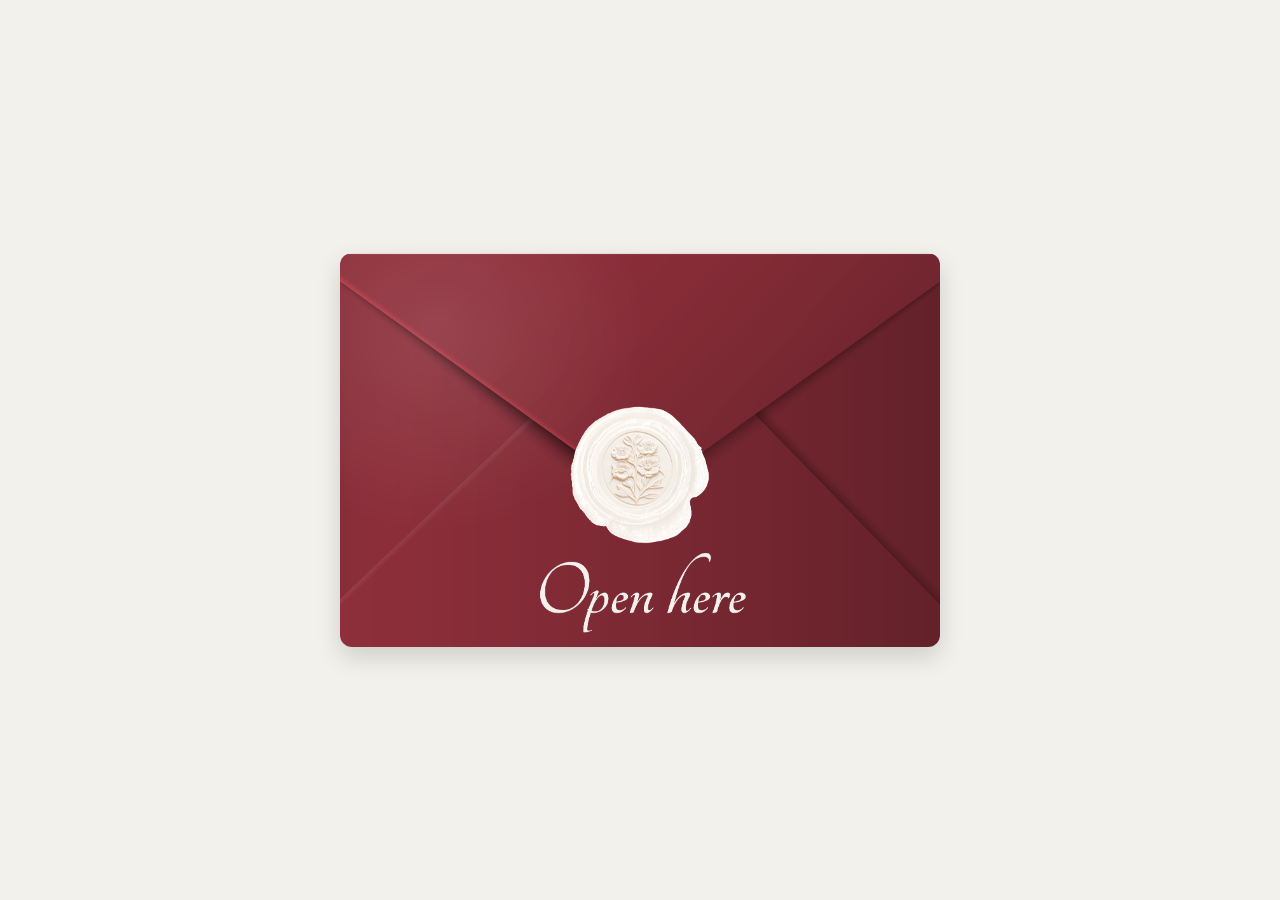
<file: index.html>
<!DOCTYPE html>
<html lang="nl">
<head>
  <meta charset="UTF-8" />
  <title>Mariage G&A</title>
  <meta name="viewport" content="width=device-width, initial-scale=1" />

  <style>
    html, body {
      margin: 0;
      padding: 0;
      height: 100%;
      max-width: 100%;
      overflow-x: hidden;
      background: #F2F1EC;
    }

    /* DEFAULT (computer & tablet) */
    body {
      display: flex;
      justify-content: center;
      align-items: center;
      height: 100vh;
    }

    .card {
      cursor: pointer;
      max-width: 600px;
      width: 90%;
    }

    .card img {
      width: 100%;
      display: block;
      border-radius: 12px;
      box-shadow: 0 10px 25px rgba(0,0,0,0.15);
      height: auto;
      object-fit: cover;
    }

    /* GSM: envelop fullscreen */
    @media (max-width: 768px) {
      body {
        padding: 0;
        margin: 0;
        display: block; /* geen centrering */
        height: 100vh;
      }

      .card {
        width: 100%;
        height: 100vh;
        max-width: fit-content;
      }

      .card img {
        width: 100%;
        height: 100vh;
        border-radius: 0;
        box-shadow: none;
        object-fit: cover;
        object-position: center;
      }
    }
  </style>
</head>
<body>

  <div class="card" id="envelopeCard">
    <img src="/Invitation/2 v2.png" alt="Gesloten envelop" />
  </div>

  <script>
    document.getElementById("envelopeCard").addEventListener("click", () => {
      window.location.href = "invite.html";
    });
  </script>

</body>
</html>
</file>
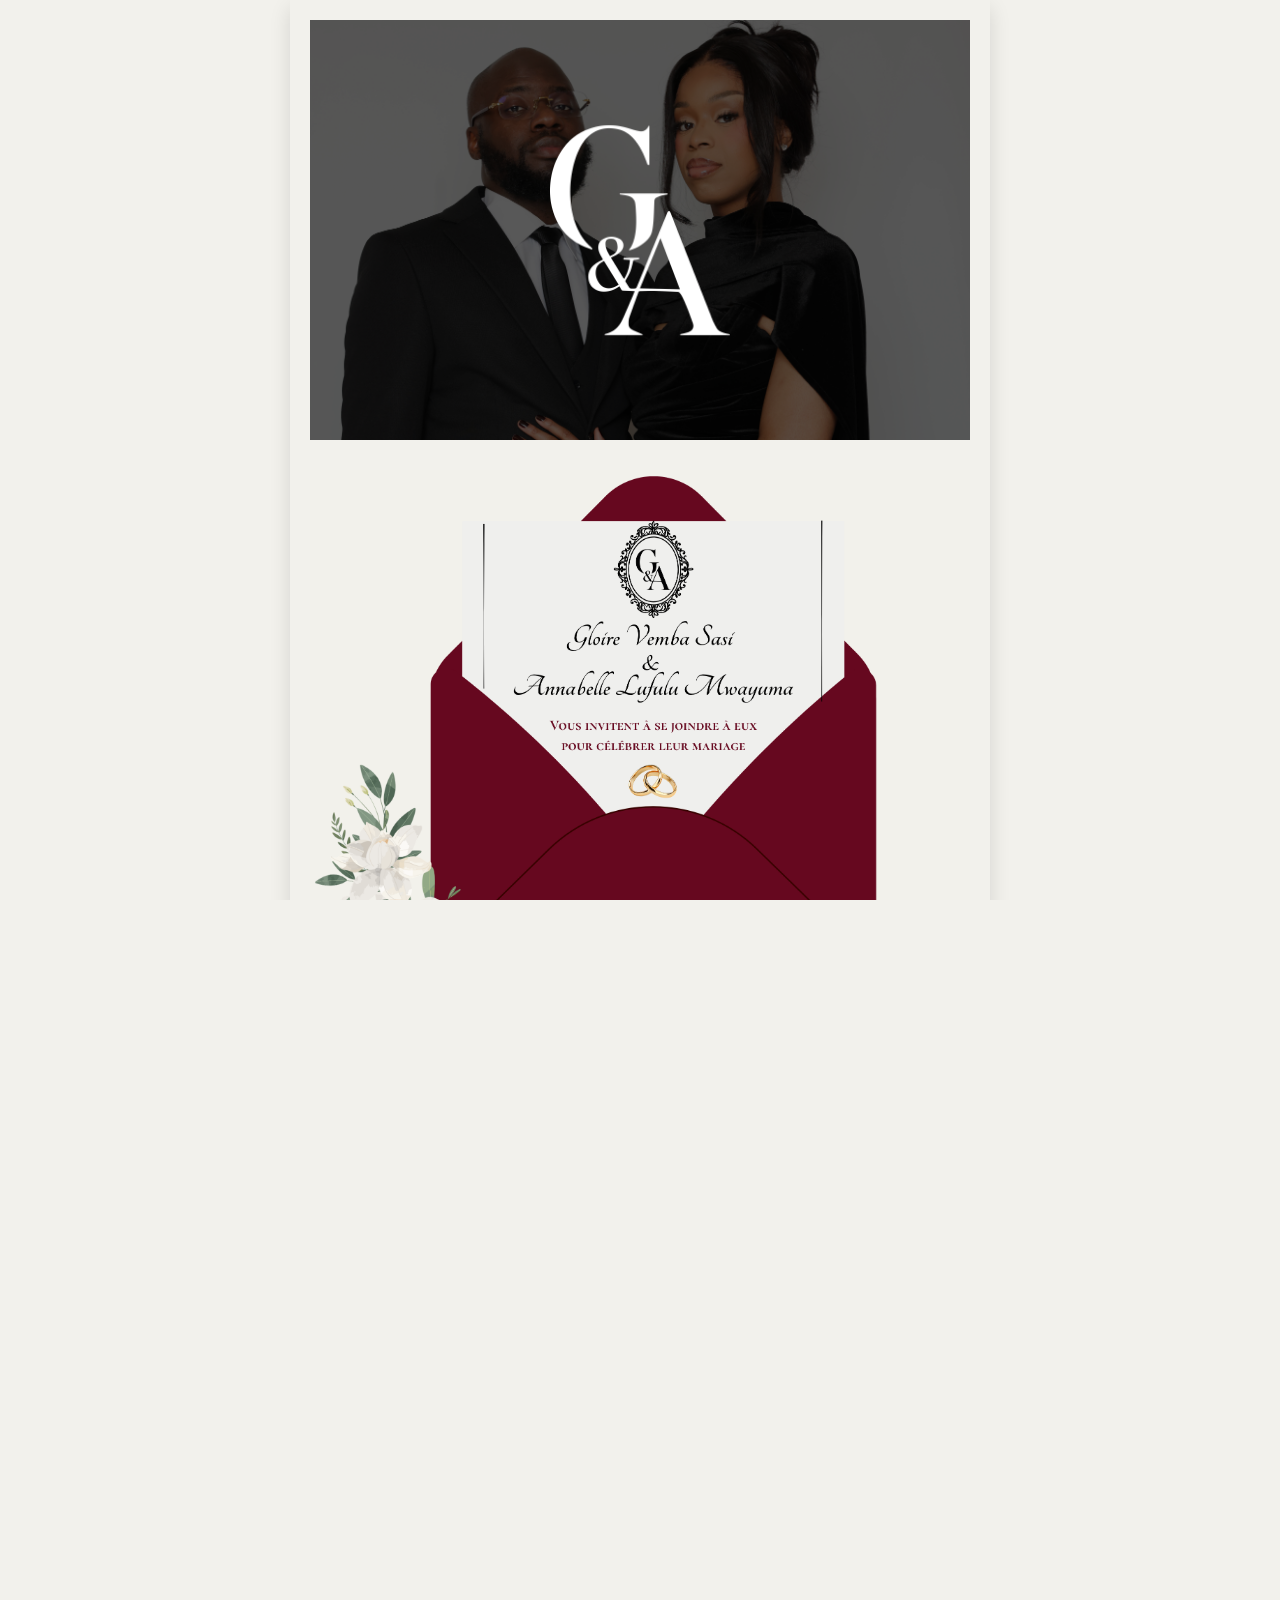
<file: invite.html>
<!DOCTYPE html>
<html lang="nl">
<head>
  <meta charset="UTF-8" />
  <title>G&A wedding invitation</title>
  <meta name="viewport" content="width=device-width, initial-scale=1" />

  <link rel="stylesheet" href="style.css" />
</head>
<body>

  <div class="wrapper">

    <!-- HERO FOTO MET LOGO -->
    <section class="hero-photo">
      <div class="hero-image">
        <img src="marier.jpg" alt="Hero afbeelding" />
      </div>
      <div class="hero-logo">
        <img src="G&A logo blanc(2).png" alt="G&A logo" />
      </div>
    </section>

    <!-- OPEN ENVELOP / UITNODIGING FOTO -->
    <img class="open-invite-image" src="3 v2.png" alt="Open uitnodiging" />

    <!-- COUNTDOWN -->
    <div class="invite-heading">COUNTING DAYS UNTIL WE SAY</div>
    <div class="invite-yes">“YES”</div>

    <div class="countdown" id="countdown">
      <div class="count-box">
        <div class="count-number" id="days">0</div>
        <div class="count-label">Days</div>
      </div>
      <div class="count-box">
        <div class="count-number" id="hours">0</div>
        <div class="count-label">Hours</div>
      </div>
      <div class="count-box">
        <div class="count-number" id="minutes">0</div>
        <div class="count-label">Minutes</div>
      </div>
      <div class="count-box">
        <div class="count-number" id="seconds">0</div>
        <div class="count-label">Seconds</div>
      </div>
    </div>

    <div class="bible-text">
      Ainsi ils ne sont plus deux, mais ils sont une seule chair.
      Que l’homme donc ne sépare pas ce que Dieu a joint.
      <div class="bible-ref">Matthieu 19:6</div>
    </div>

      <div>
            <h5>INFO IMPORTANTE : L'invité n'invite pas!</br>Toutes personnes dont le nom ne figure pas sur la pré-liste ne sera pas admise !</h5>
      </div>

    <!-- INVITATION IMAGES -->
     <!-- Pagina 3 en 4  -->
    <section class="invitation-images">
      <img src="Invitation/5 v2.png" alt="Invitation image 1" class="invitation-img" />
      <img src="Invitation/6 v3.png" alt="Invitation image 2" class="invitation-img" />
      <img src="Invitation/7 v2.png" alt="Invitation image 3" class="invitation-img" />
      <!-- GOOGLE MAPS LOCATIE -->
      <div class="maps-container">
        <iframe
          src="https://www.google.com/maps?q=50.86075,4.47750&z=15&output=embed"
          allowfullscreen=""
          loading="lazy">
        </iframe>
      </div>

        <!-- LES HOTELS -->
         <div class="hotels-container">
  <p class="hotels-title">Hébergements à proximité</p>
          <!-- Hotel 1 -->
  <a href="https://www.tanglabrussels.com/en/" class="hotel-card" target="_blank">
    <div class="hotel-info">
      <div class="hotel-header">
        <span class="hotel-name">Tangla Hôtel</span>
        <span class="hotel-badge">7 min</span>
      </div>
      <p class="hotel-address">Avenue Emmanuel Mounier 5, Woluwé St Lambert, 1200 Bruxelles</p>
      <p class="hotel-price">À partir de 149€/nuit</p>
    </div>
  </a>
<!-- Hotel 2 -->
  <a href="https://www.hotelbrusselsairport.com/fr" class="hotel-card" target="_blank">
    <div class="hotel-info">
      <div class="hotel-header">
        <span class="hotel-name">Van Der Valk Hotel Brussels Airport</span>
        <span class="hotel-badge">15 min</span>
      </div>
      <p class="hotel-address">Culliganlaan 4b, 1831 Machelen</p>
      <p class="hotel-price">À partir de 116€/nuit</p>
    </div>
  </a>
  <!-- Hotel 3 -->
  <a href="https://www.nh-hotels.com/en" class="hotel-card" target="_blank">
    <div class="hotel-info">
      <div class="hotel-header">
        <span class="hotel-name">Hotel NH Brussels Airport</span>
        <span class="hotel-badge">15 min</span>
      </div>
      <p class="hotel-address">De Kleetlaan 14, 1831 Mechelen</p>
      <p class="hotel-price">À partir de 92€/nuit</p>
    </div>
  </a>
</div>

      <!-- GROTE KLIKZONE -->
      <a href="https://docs.google.com/forms/d/e/1FAIpQLSdTX3rRDNltyzZWg1yJUP4TJ43aw5uJHFtlCOXA_5TR9CGDWw/viewform?usp=publish-editor"
         class="invitation-img-link">
        <img src="Invitation/8 v2.png" alt="Invitation image 3 - Click here" class="invitation-img" />
      </a>

    </section>

    <!-- DR CODE -->
    <section class="QR-code">
      
      <p>
        Nous vous remercions pour toute aide que vous pourrez apporter, quelle qu’en soit la nature.

Si vous souhaitez contribuer financièrement, vous trouverez ci-dessous un QR code ainsi que les coordonnées bancaires vous permettant de le faire.

Un grand merci pour votre soutien, de près ou de loin. Vous pouvez scanner ou cliquer sur le QR code pour effectuer votre contribution. <br>
         Que Dieu vous bénisse.
      </p>
      <p class="Contribution">Contribution: </p> 
        <p>Gloire Vemba Sasi <br>BE05 9734 9164 8675 <br> Communication : Contribution mariage <br> BIC : ARSPBE22 </p>
      <a href="https://pay.bancontact.com/p2p/2f41dfc0-9667-4d37-9340-ca55c8ae8e56">
        <img src="./QR3.png" alt="">
      </a>
      

</section>

  </div>

  <script src="script.js"></script>

</body>
</html>
</file>
<file: style.css>
/* ALGEMEEN */
html, body {
  margin: 0;
  padding: 0;
  max-width: 100%;
  overflow-x: hidden;
  height: 100%;
  background: #F2F1EC;
}

img {
  max-width: 100%;
  height: auto;
  display: block;
  border-radius: 0; /* geen afgeronde hoeken */
}

/* WRAPPER MET SCHADUW */
.wrapper {
  width: 100%;
  max-width: 700px;
  margin: 0 auto;
  padding: 20px;
  background: #F2F1EC;
  box-shadow: 0 8px 20px rgba(0,0,0,0.12);
  box-sizing: border-box;
}

/* HERO */
.hero-photo {
  width: 100%;
  height: 420px;
  background: #e8e6df;
  margin-bottom: 30px;
  position: relative;
  overflow: hidden;
}

.hero-photo::after {
  content: "";
  position: absolute;
  inset: 0;
  background: rgba(0, 0, 0, 0.65);
  z-index: 1;
}

.hero-image {
  width: 100%;
  height: 100%;
  background: #d9d6cf;
}

.hero-image img {
  width: 100%;
  height: 100%;
  object-fit: cover;
  object-position: top center;
  display: block;
}

.hero-logo {
  position: absolute;
  top: 50%;
  left: 50%;
  transform: translate(-50%, -50%);
  z-index: 2;
}

.hero-logo img {
  width: 180px;
  max-width: 65vw;
  height: auto;
  display: block;
}

/* OPEN INVITE */
.open-invite-image {
  width: 100%;
  margin-bottom: 30px;
}

/* COUNTDOWN */
.invite-heading {
  text-align: center;
  letter-spacing: 0.18em;
  color: #7A1F2A;
  margin-bottom: 5px;
}

.invite-yes {
  text-align: center;
  font-size: 1.6rem;
  font-style: italic;
  color: #7A1F2A;
  margin-bottom: 25px;
}

.countdown {
  display: flex;
  justify-content: center;
  gap: 10px;
  margin-bottom: 35px;
}

@media (max-width: 480px) {
  .countdown {
    padding: 0 12px;
    box-sizing: border-box;
  }
}

.count-box {
  min-width: 70px;
  padding: 10px;
  border: 1px solid #7A1F2A;
  border-radius: 0;
  text-align: center;
}

.count-number {
  font-size: 1.3rem;
  color: #7A1F2A;
  display: flex;
  justify-content: center;
}

.count-label {
  font-size: 0.7rem;
  text-transform: uppercase;
  color: #7A1F2A;
}

/* BIJBELTEKST */
.bible-text {
  text-align: center;
  font-style: italic;
  color: #444;
  margin-bottom: 50px;
  font-size: 1.3rem; /* zelfde grootte als love story tekst */
}

.bible-ref {
  margin-top: 4px;
  color: #7A1F2A;
}

h5{
  color: #7A1F2A;
  text-align: center;
  font-family: 'Trebuchet MS', 'Lucida Sans Unicode', 'Lucida Grande', 'Lucida Sans', Arial, sans-serif;
  font-size: 15px;
}

h6{
  color: #7A1F2A;
  text-align: center;
  font-family: 'Trebuchet MS', 'Lucida Sans Unicode', 'Lucida Grande', 'Lucida Sans', Arial, sans-serif;
  font-size: 18px;
}

/* LOVE STORY */
.love-story {
  text-align: center;
  padding: 20px;
}

.love-title {
  font-size: 2.4rem;
  color: #7A1F2A;
  margin-bottom: 20px;
}

.love-text {
  max-width: 600px;
  margin: 0 auto 30px;
  font-size: 1.05rem;
  line-height: 1.6;
  color: #444;
  font-style: italic;
}

.love-photos {
  display: flex;
  justify-content: center;
  gap: 20px;
}

.photo-box {
  width: 260px;
  height: 340px;
  background: #e8e6df;
  border: 2px dashed #7A1F2A;
  display: flex;
  justify-content: center;
  align-items: center;
  color: #7A1F2A;
  font-size: 1.2rem;
  border-radius: 0;
}

/* INVITATION IMAGES */
.invitation-images {
  width: 100%;
  display: flex;
  flex-direction: column;
  gap: 0;
}

.invitation-img {
  width: 100%;
  margin: 0;
  border-radius: 0;
}

/* GROTE KLIKZONE */
.invitation-img-link {
  width: 100%;
  display: block;
  text-align: center;
  cursor: pointer;
}

.invitation-img-link img {
  pointer-events: none; /* klik overal */
}

.click-here {
  margin-top: 10px;
  font-size: 1rem;
  color: #7A1F2A;
  font-style: italic;
}

/* GOOGLE MAPS */
.maps-container {
  width: 100%;
  margin: 0;
  padding: 0;
  border-radius: 0;
  overflow: hidden;
  display: flex;
  align-items: center;
  justify-content: center;
}

.maps-container iframe {
  width: 400px;
  height: 350px;
  /* border: 0; */
  /* display: block; */
  padding: auto;
}

iframe{
  border-radius: 2rem;
  border: #7A1F2A solid;
}

/* HOTELS */
.hotels-container {
  padding: 20px 0;
}
.hotels-title {
  text-align: center;
  letter-spacing: 0.15em;
  text-transform: uppercase;
  font-size: 1rem;
  color: #7A1F2A;
  margin-bottom: 15px;
}
.hotel-card {
  display: flex;
  align-items: center;
  gap: 14px;
  background: #fff;
  border: 1px solid #e8e4dc;
  border-radius: 10px;
  padding: 14px 16px;
  margin-bottom: 10px;
  text-decoration: none;
}
.hotel-info { flex: 1; }
.hotel-header {
  display: flex;
  align-items: center;
  gap: 8px;
  flex-wrap: wrap;
  margin-bottom: 4px;
}
.hotel-name {
  font-size: 15px;
  font-weight: 600;
  color: #333;
}
.hotel-badge {
  font-size: 11px;
  background: #F2EEE8;
  color: #7A1F2A;
  border-radius: 4px;
  padding: 2px 8px;
}
.hotel-address {
  margin: 0 0 3px;
  font-size: 13px;
  color: #777;
  font-style: italic;
}
.hotel-price {
  margin: 0;
  font-size: 13px;
  color: #7A1F2A;
  font-weight: 600;
}



.QR-code p{
  text-align: center;
  font-style: italic;
  color: #444;
  margin-bottom: 50px;
  font-size: 1.05rem;
}

.QR-code img{
  border-radius: 50%;
  height: 300px;
  width: 300px;      /* add this */
  display: block;
  margin: 0 auto;
  object-fit: cover; /* optional: prevents distortion */
}
</file>
